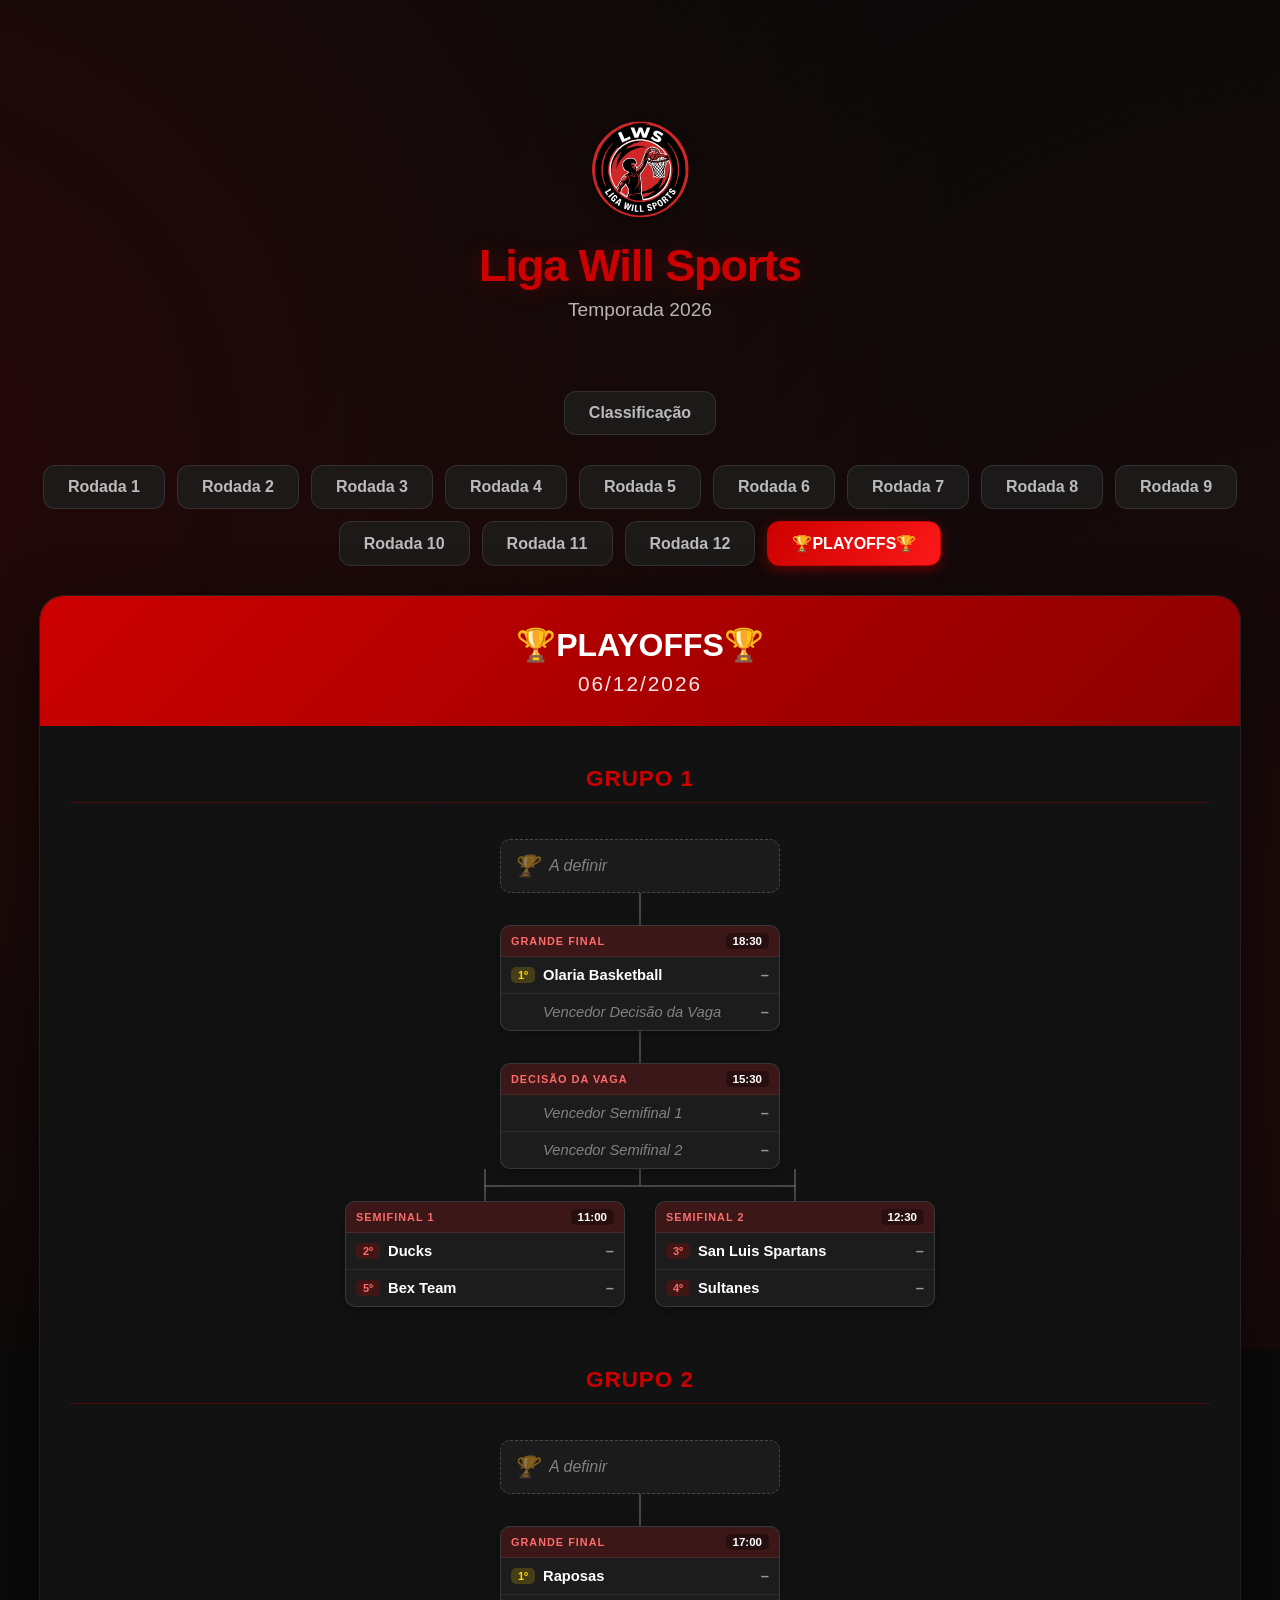
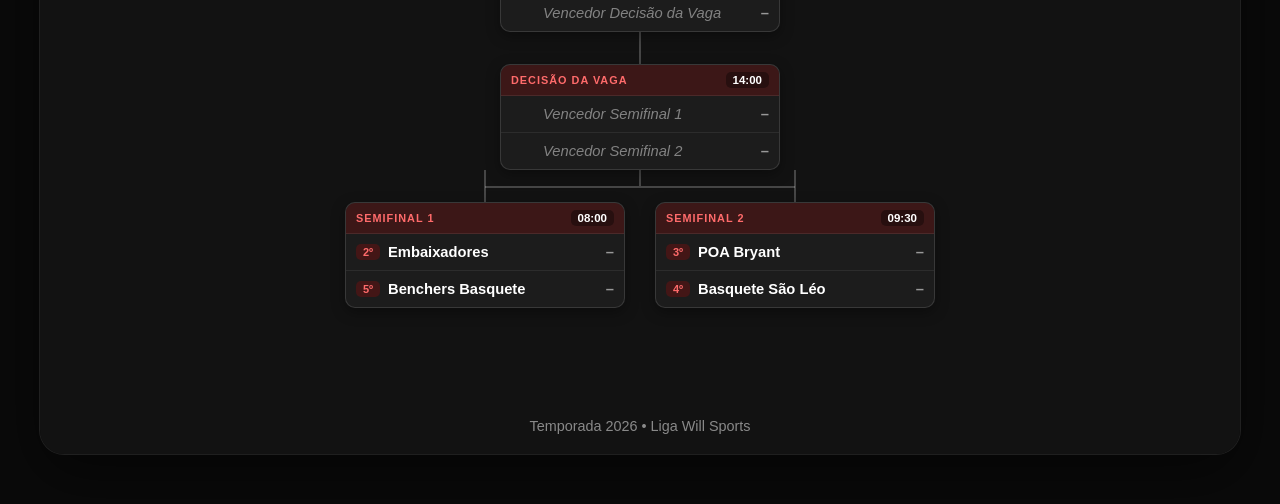
<file: index.html>
<!DOCTYPE html>
<html lang="pt-BR">

<head>
    <meta charset="UTF-8">
    <meta name="viewport" content="width=device-width, initial-scale=1.0">
    <title>Liga Will Sports</title>
    <link rel="stylesheet" href="styles/index.css">
</head>

<body>
    
    <div class="container">
       
        <div class="header">
            <div class="logo-container">
                <img src="Images/Logo wil.svg" alt="Liga Will Sports" class="logo">
            </div>
            <h1>Liga Will Sports</h1>
            <div class="subtitle">Temporada 2026</div>
        </div>

        <div class="classification-wrapper">
           <a href="classificacao.html" class="classification-tab">Classificação</a>
        </div>

        <div class="rounds-nav" id="roundTabs"></div>
        <div id="roundsContainer"></div>
   
    </div>

    <script src="js/data-loader.js"></script>
    <script src="js/index-page.js"></script>

</body>

</html>
</file>
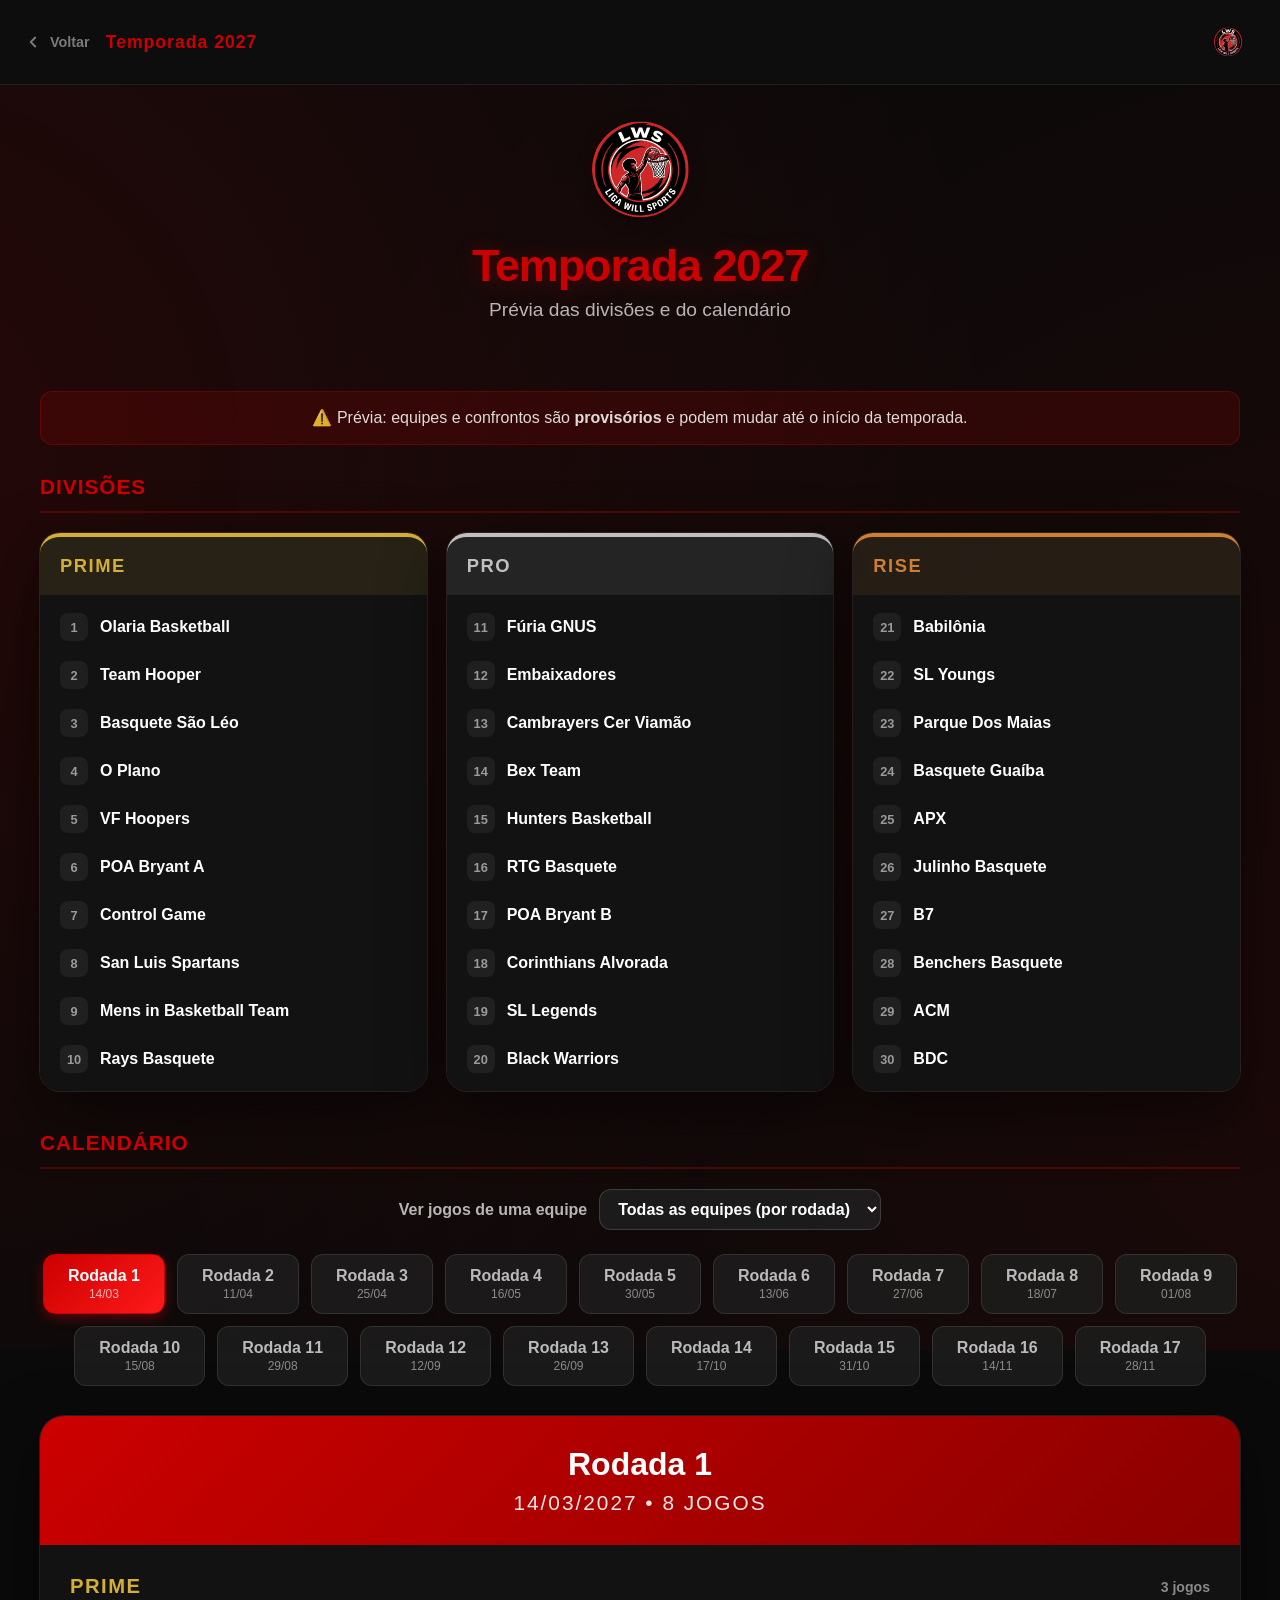
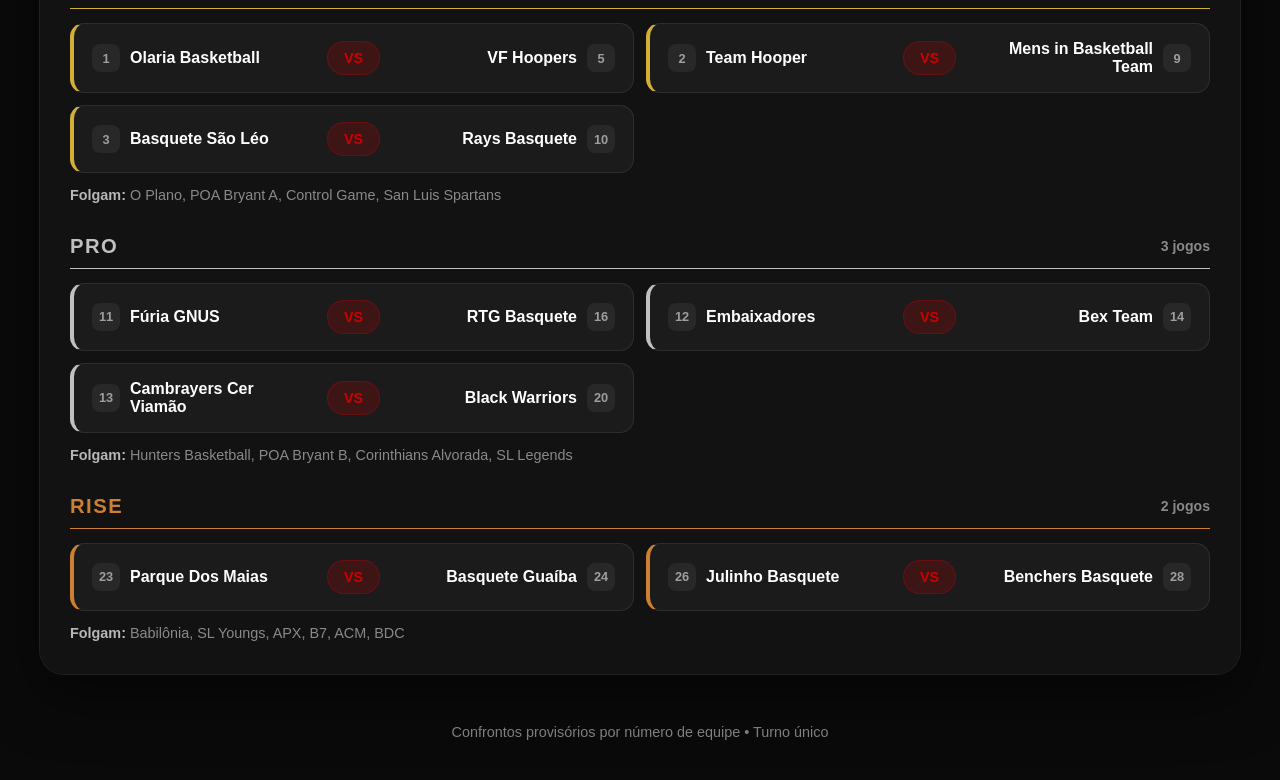
<file: calendario2027.html>
<!DOCTYPE html>
<html lang="pt-BR">
<head>
    <meta charset="UTF-8">
    <meta name="viewport" content="width=device-width, initial-scale=1.0">
    <title>Temporada 2027 - Liga Will Sports</title>
    <link rel="stylesheet" href="styles/index.css">
    <link rel="stylesheet" href="styles/classificacao.css">
    <link rel="stylesheet" href="styles/calendario2027.css">
</head>
<body>
    <div class="topbar">
        <a href="index.html" class="back-btn">
            <svg width="18" height="18" viewBox="0 0 24 24" fill="none" stroke="currentColor" stroke-width="2.5" stroke-linecap="round" stroke-linejoin="round">
                <polyline points="15 18 9 12 15 6"/>
            </svg>
            Voltar
        </a>
        <span class="topbar-title">Temporada 2027</span>
        <img src="Images/Logo wil.svg" alt="LWS" class="topbar-logo">
    </div>

    <div class="container">
        <div class="header">
            <div class="logo-container">
                <img src="Images/Logo wil.svg" alt="Liga Will Sports" class="logo">
            </div>
            <h1>Temporada 2027</h1>
            <div class="subtitle">Prévia das divisões e do calendário</div>
        </div>

        <div class="preview-notice">
            ⚠️ Prévia: equipes e confrontos são <strong>provisórios</strong> e podem mudar até o início da temporada.
        </div>

        <h2 class="section-title">Divisões</h2>
        <div class="divisions-grid" id="divisionsGrid"></div>

        <h2 class="section-title">Calendário</h2>
        <div class="team-filter">
            <label for="teamFilter">Ver jogos de uma equipe</label>
            <select id="teamFilter"></select>
        </div>

        <div class="rounds-nav" id="roundTabs"></div>
        <div id="roundsContainer"></div>

        <div class="footer" id="calendarNote"></div>
    </div>

    <script src="js/data-loader.js"></script>
    <script src="js/calendario2027-page.js"></script>
</body>
</html>
</file>
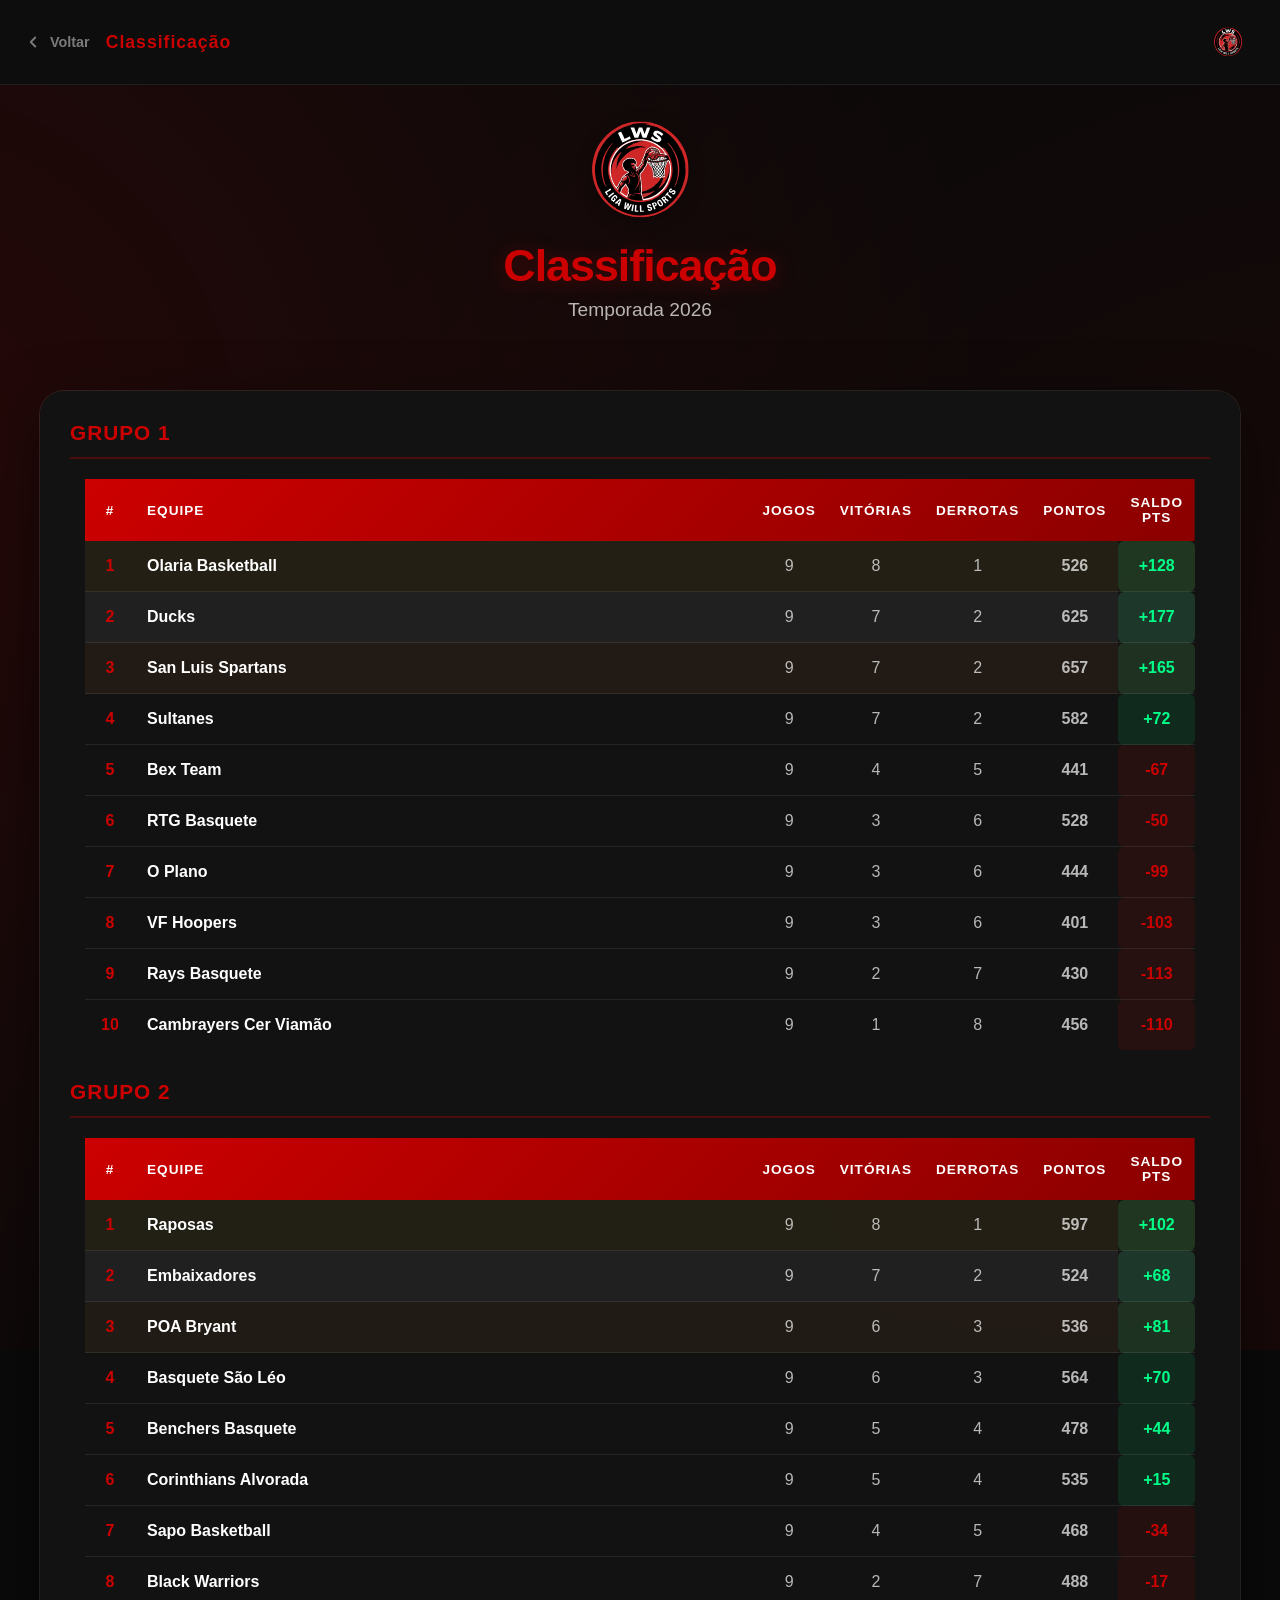
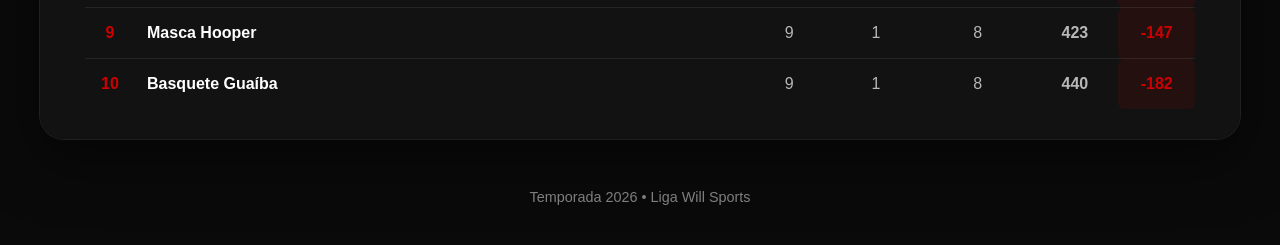
<file: classificacao.html>
<!DOCTYPE html>
<html lang="pt-BR">
<head>
    <meta charset="UTF-8">
    <meta name="viewport" content="width=device-width, initial-scale=1.0">
    <title>Classificação - Liga Will Sports</title>
    <link rel="stylesheet" href="styles/index.css">
    <link rel="stylesheet" href="styles/classificacao.css">
</head>
<body>
    <div class="topbar">
        <button class="back-btn" onclick="history.back()">
            <svg width="18" height="18" viewBox="0 0 24 24" fill="none" stroke="currentColor" stroke-width="2.5" stroke-linecap="round" stroke-linejoin="round">
                <polyline points="15 18 9 12 15 6"/>
            </svg>
            Voltar
        </button>

        <span class="topbar-title" id="topbar-game-label">Classificação</span>
        <img src="Images/Logo wil.svg" alt="LWS" class="topbar-logo">
    </div>

    <div class="container">
        <div class="header">
            <div class="logo-container">
                <img src="Images/Logo wil.svg" alt="Liga Will Sports" class="logo">
            </div>
            <h1>Classificação</h1>
            <div class="subtitle">Temporada 2026</div>
        </div>
        <div class="classification-container" id="classificationContainer"></div>

        <div class="footer">Temporada 2026 • Liga Will Sports</div>
    </div>
    <script src="js/data-loader.js"></script>
    <script src="js/classificacao-page.js"></script>
</body>
</html>
</file>
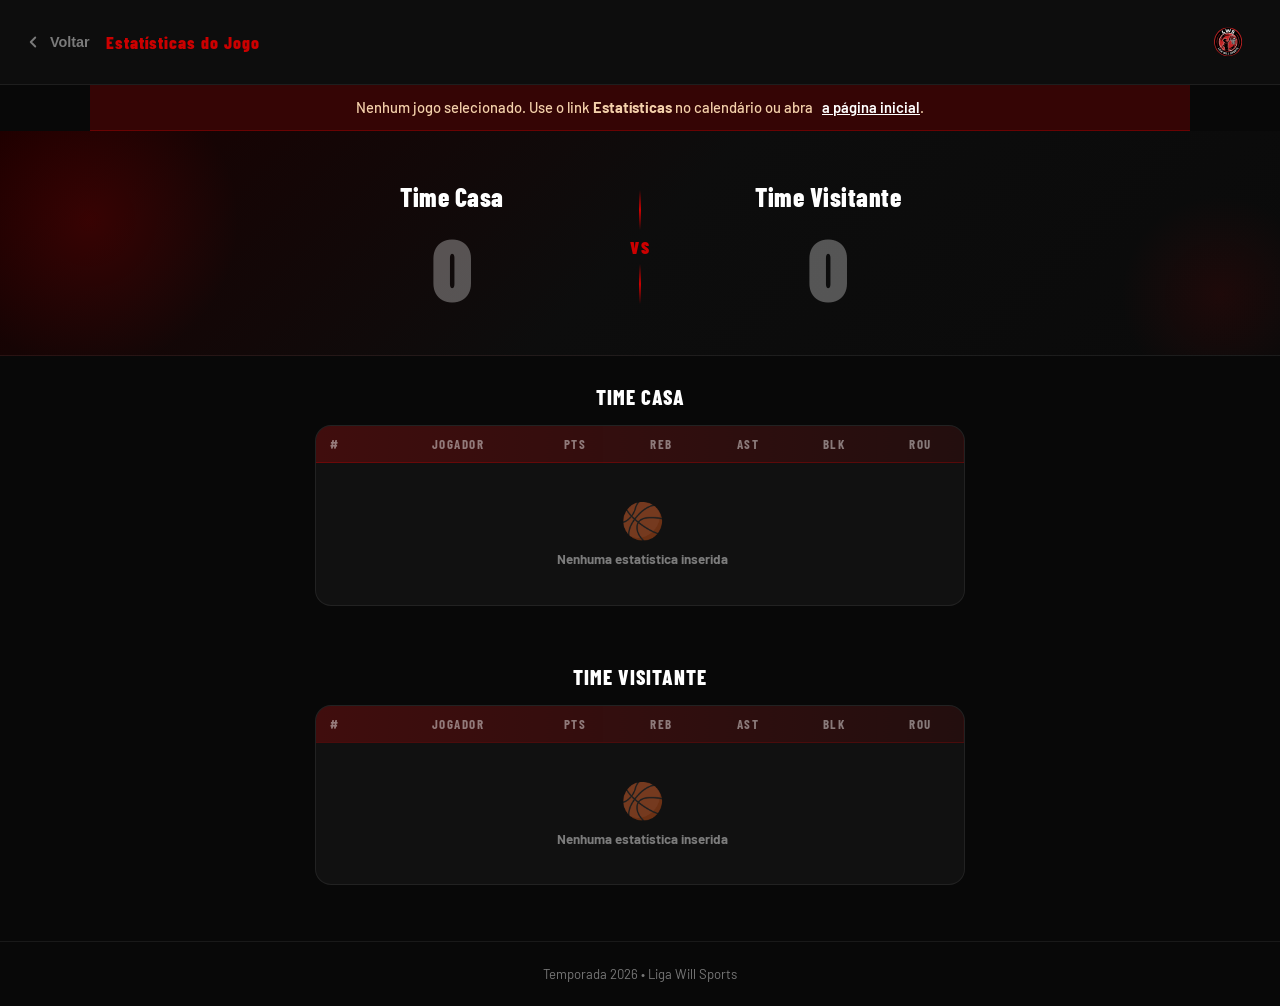
<file: jogostats.html>
<!DOCTYPE html>
<html lang="pt-BR">

<head>
    <meta charset="UTF-8">
    <meta name="viewport" content="width=device-width, initial-scale=1.0">
    <title>Estatísticas do Jogo - Liga Will Sports</title>
    <link href="https://fonts.googleapis.com/css2?family=Barlow+Condensed:wght@400;600;700;800;900&family=Barlow:wght@400;500;600&display=swap" rel="stylesheet">
    <link rel="stylesheet" href="styles/jogostats.css">
</head>

<body>
    <div class="topbar">
        <button class="back-btn" onclick="history.back()">
            <svg width="18" height="18" viewBox="0 0 24 24" fill="none" stroke="currentColor" stroke-width="2.5" stroke-linecap="round" stroke-linejoin="round">
                <polyline points="15 18 9 12 15 6"/>
            </svg>
            Voltar
        </button>

        <span class="topbar-title" id="topbar-game-label">Estatísticas do Jogo</span>
        <a href="index.html" class="topbar-logo-link" title="Início" aria-label="Início">
            <img src="Images/Logo wil.svg" alt="LWS" class="topbar-logo">
        </a>
    </div>

    <div id="stats-page-alert" class="stats-page-alert" role="status" hidden></div>

    <div class="hero">
        <div class="scoreboard">
            <div class="team-block" id="home">
                <div class="team-name" id="home-name">Time Casa</div>
                <div class="team-score" id="home-score">0</div>
            </div>

            <div class="center-divider">
                <div class="divider-line"></div>
                <div class="vs-text">VS</div>
                <div class="divider-line"></div>
            </div>

            <div class="team-block" id="away">
                <div class="team-name" id="away-name">Time Visitante</div>
                <div class="team-score" id="away-score">0</div>
            </div>
        </div>
    </div>

    <div class="content">
        <div style="display: grid; grid-template-columns: 1fr; gap: 30px;">
            <div>
                <div class="section-header">
                    <h3 id="home-section-title">Time Casa</h3>
                </div>
                <div class="stats-table-wrap">
                    <table class="stats-table">
                        <thead>
                            <tr>
                                <th>#</th>
                                <th>Jogador</th>
                                <th>PTS</th>
                                <th>REB</th>
                                <th>AST</th>
                                <th>BLK</th>
                                <th>ROU</th>
                            </tr>
                        </thead>
                        <tbody id="home-tbody">
                            <tr><td colspan="7"><div class="empty-state"><div class="icon">🏀</div><p>Nenhuma estatística inserida</p></div></td></tr>
                        </tbody>
                    </table>
                </div>
            </div>

            <div>
                <div class="section-header">
                    <h3 id="away-section-title">Time Visitante</h3>
                </div>
                <div class="stats-table-wrap">
                    <table class="stats-table">
                        <thead>
                            <tr>
                                <th>#</th>
                                <th>Jogador</th>
                                <th>PTS</th>
                                <th>REB</th>
                                <th>AST</th>
                                <th>BLK</th>
                                <th>ROU</th>
                            </tr>
                        </thead>
                        <tbody id="away-tbody">
                            <tr><td colspan="7"><div class="empty-state"><div class="icon">🏀</div><p>Nenhuma estatística inserida</p></div></td></tr>
                        </tbody>
                    </table>
                </div>
            </div>

        </div>
    </div>

    <div class="page-footer">Temporada 2026 • Liga Will Sports</div>
    <script src="js/data-loader.js"></script>
    <script src="js/jogostats-page.js"></script>
</body>
</html>
</file>
<file: styles/index.css>
* {
    margin: 0;
    padding: 0;
    box-sizing: border-box;
}

body {
    font-family: 'Inter', -apple-system, BlinkMacSystemFont, 'Segoe UI', sans-serif;
    background: #0a0a0a;
    min-height: 100vh;
    padding: 0 20px 20px 20px;
    padding-top: 80px;
    position: relative;
    overflow-x: hidden;
}

body::before {
    content: '';
    position: fixed;
    top: -50%;
    left: -50%;
    width: 200%;
    height: 200%;
    background:
        radial-gradient(circle at 20% 50%, rgba(204, 0, 0, 0.15) 0%, transparent 50%),
        radial-gradient(circle at 80% 80%, rgba(204, 0, 0, 0.1) 0%, transparent 50%);
    animation: pulse 15s ease-in-out infinite;
    z-index: 0;
}

@keyframes pulse {
    0%, 100% { transform: scale(1) rotate(0deg); }
    50% { transform: scale(1.1) rotate(5deg); }
}

.container {
    max-width: 1200px;
    margin: 0 auto;
    position: relative;
    z-index: 1;
}

.header {
    padding: 40px 30px;
    text-align: center;
    margin-bottom: 30px;
    position: relative;
}

.logo-container {
    position: relative;
    display: flex;
    justify-content: center;
    align-items: center;
    margin-bottom: 20px;
}

.logo {
    width: clamp(140px, 15vw, 220px);
    height: auto;
    filter: drop-shadow(0 4px 8px rgba(0, 0, 0, 0.3));
    display: block;
    position: relative;
    z-index: 1;
}

.header h1 {
    font-size: 2.8em;
    font-weight: 800;
    margin-bottom: 8px;
    color: #cc0000;
    text-shadow: 0 2px 20px rgba(204, 0, 0, 0.3);
    letter-spacing: -1px;
    position: relative;
}

.header .subtitle {
    font-size: 1.2em;
    color: rgba(255, 255, 255, 0.7);
    position: relative;
}

.classification-wrapper {
    display: flex;
    justify-content: center;
    gap: 12px;
    margin-bottom: 30px;
}

.classification-tab {
    background: rgba(30, 30, 30, 0.8);
    border: 1px solid rgba(255, 255, 255, 0.1);
    color: rgba(255, 255, 255, 0.7);
    padding: 12px 24px;
    border-radius: 12px;
    cursor: pointer;
    transition: all 0.3s ease;
    font-weight: 600;
    font-size: 1em;
    text-decoration: none;
    display: inline-block;
}

.classification-tab:hover {
    background: rgba(40, 40, 40, 0.9);
    border-color: rgba(204, 0, 0, 0.3);
    color: white;
}

.rounds-nav {
    display: flex;
    gap: 12px;
    justify-content: center;
    flex-wrap: wrap;
    margin-bottom: 30px;
}

.round-tab {
    background: rgba(30, 30, 30, 0.8);
    border: 1px solid rgba(255, 255, 255, 0.1);
    color: rgba(255, 255, 255, 0.7);
    padding: 12px 24px;
    border-radius: 12px;
    cursor: pointer;
    transition: all 0.3s ease;
    font-weight: 600;
    font-size: 1em;
}

.round-tab:hover {
    background: rgba(40, 40, 40, 0.9);
    border-color: rgba(204, 0, 0, 0.3);
    color: white;
}

.round-tab.active {
    background: linear-gradient(135deg, #cc0000, #ff1a1a);
    border-color: #cc0000;
    color: white;
    box-shadow: 0 4px 12px rgba(204, 0, 0, 0.4);
}

.round-section {
    display: none;
    background: rgba(20, 20, 20, 0.95);
    backdrop-filter: blur(20px);
    border-radius: 24px;
    box-shadow: 0 0 0 1px rgba(255, 255, 255, 0.1), 0 20px 60px rgba(0, 0, 0, 0.5);
    overflow: hidden;
    margin-bottom: 30px;
}

.round-section.active {
    display: block;
    animation: fadeIn 0.3s ease;
}

@keyframes fadeIn {
    from { opacity: 0; transform: translateY(10px); }
    to { opacity: 1; transform: translateY(0); }
}

.round-header {
    background: linear-gradient(135deg, #cc0000 0%, #8b0000 100%);
    padding: 30px;
    text-align: center;
}

.round-header h2 {
    font-size: 2em;
    font-weight: 700;
    color: white;
    margin-bottom: 8px;
}

.round-header .date {
    font-size: 1.3em;
    color: rgba(255, 255, 255, 0.9);
    letter-spacing: 2px;
    text-transform: uppercase;
}

.schedule-wrapper {
    padding: 30px;
}

.match-card {
    background: rgba(30, 30, 30, 0.8);
    border: 1px solid rgba(255, 255, 255, 0.08);
    border-radius: 16px;
    padding: 24px;
    margin-bottom: 16px;
    transition: all 0.3s cubic-bezier(0.4, 0, 0.2, 1);
    display: flex;
    align-items: center;
    gap: 24px;
    position: relative;
    overflow: hidden;
    flex-wrap: wrap;
    justify-content: flex-start;
}

.match-card::before {
    content: '';
    position: absolute;
    left: 0;
    top: 0;
    bottom: 0;
    width: 4px;
    background: linear-gradient(to bottom, #cc0000, #ff3333);
    transform: scaleY(0);
    transition: transform 0.3s ease;
}

.match-card:hover {
    background: rgba(40, 40, 40, 0.9);
    border-color: rgba(204, 0, 0, 0.3);
    transform: translateX(8px);
    box-shadow: 0 8px 24px rgba(0, 0, 0, 0.3);
}

.match-card:hover::before {
    transform: scaleY(1);
}

.time-badge {
    background: linear-gradient(135deg, #cc0000, #ff1a1a);
    color: white;
    padding: 12px 20px;
    border-radius: 12px;
    font-weight: 700;
    font-size: 1.4em;
    min-width: 100px;
    text-align: center;
    flex-shrink: 0;
}

.time-badge.time-finished {
    background: #444;
}

.team {
    color: #ffffff;
    font-weight: 600;
    font-size: 1.15em;
    text-align: center;
    flex: 1;
    min-width: 120px;
}

.team.winner {
    color: #00ff88;
    font-weight: 800;
}

.score.winner {
    color: #00ff88;
}

.score-container {
    display: flex;
    align-items: center;
    gap: 12px;
    background: rgba(0, 0, 0, 0.3);
    padding: 10px 20px;
    border-radius: 12px;
    border: 1px solid rgba(255, 255, 255, 0.1);
    min-width: 120px;
    justify-content: center;
}

.score {
    font-size: 1.8em;
    font-weight: 800;
    color: #ffffff;
}


.score-divider {
    color: rgba(255, 255, 255, 0.2);
    font-weight: bold;
}

.vs-badge {
    background: rgba(204, 0, 0, 0.2);
    color: #cc0000;
    padding: 8px 16px;
    border-radius: 20px;
    font-weight: 700;
    font-size: 0.9em;
    border: 1px solid rgba(204, 0, 0, 0.3);
    text-transform: uppercase;
}

.footer {
    padding: 20px;
    text-align: center;
    color: rgba(255, 255, 255, 0.5);
    font-size: 0.9em;
}

@media (max-width: 768px) {
    .match-card { 
        flex-direction: column; 
        padding: 20px;
        flex-wrap: nowrap;
    }
    .score-container { 
        margin: 10px 0; 
        width: 100%; 
    }
    .team {
        order: 1;
    }
    .team:last-child {
        order: 3;
    }
}

.stats-btn {
    display: inline-flex;
    align-items: center;
    gap: 6px;
    background: rgba(204,0,0,0.12);
    border: 1px solid rgba(204,0,0,0.3);
    color: #cc0000;
    padding: 7px 16px;
    border-radius: 8px;
    font-size: 0.78em;
    font-weight: 700;
    letter-spacing: 0.5px;
    text-decoration: none;
    transition: all 0.2s;
    margin-left: auto;
    flex-shrink: 0;
    cursor: pointer;
    white-space: nowrap;
}
.stats-btn:hover {
    background: rgba(204,0,0,0.25);
    border-color: #cc0000;
    color: #ff3333;
}
.stats-btn svg { flex-shrink: 0; }
@media (max-width: 768px) { .stats-btn { margin: 8px auto 0; } }

.playoff-stage-title {
    font-size: 1.4em;
    font-weight: 700;
    color: #cc0000;
    margin-top: 10px;
    margin-bottom: 20px;
    text-transform: uppercase;
    letter-spacing: 1px;
    border-bottom: 1px solid rgba(204, 0, 0, 0.3);
    padding-bottom: 10px;
    text-align: center;
}
.playoff-stage-title:not(:first-child) {
    margin-top: 30px;
}

/* ===== Chaveamento dos playoffs (de baixo para cima: campeão no topo) ===== */
.tournament-bracket {
    --b-gutter: 32px;
    --b-linha: rgba(255, 255, 255, 0.22);
    display: flex;
    flex-direction: column-reverse;
    max-width: 620px;
    margin: 0 auto 36px;
    padding: 16px 0 24px;
}

.bracket-slots {
    display: flex;
    position: relative;
}

/* Cada slot ocupa uma fatia igual da linha, então o confronto fica sempre no
   centro da sua fatia — é isso que faz as linhas de ligação baterem certo. */
.bracket-slot {
    flex: 1;
    min-width: 0;
    display: flex;
    justify-content: center;
    position: relative;
    padding: var(--b-gutter) 6px 0;
}

.bracket-matchup,
.bracket-champion {
    max-width: 280px;
}

.bracket-round--campeao .bracket-slot {
    padding-top: 0;
}

/* Saída vertical do confronto, subindo. */
.bracket-round:not(.bracket-round--campeao) .bracket-slot::after {
    content: '';
    position: absolute;
    left: calc(50% - 1px);
    top: 0;
    width: 2px;
    height: var(--b-gutter);
    background: var(--b-linha);
}

/* Garfo: dois confrontos que se juntam no confronto seguinte. */
.bracket-round--junta .bracket-slot::after {
    height: calc(var(--b-gutter) / 2);
}

.bracket-round--junta .bracket-slot::before {
    content: '';
    position: absolute;
    top: calc(var(--b-gutter) / 2);
    width: 50%;
    border-top: 2px solid var(--b-linha);
}

.bracket-round--junta .bracket-slot:nth-child(odd)::before {
    left: 50%;
}

.bracket-round--junta .bracket-slot:nth-child(even)::before {
    right: 50%;
}

/* Do ponto onde o garfo se fecha até o confronto de cima. */
.bracket-round--junta .bracket-slots::after {
    content: '';
    position: absolute;
    left: calc(50% - 1px);
    top: 0;
    width: 2px;
    height: calc(var(--b-gutter) / 2);
    background: var(--b-linha);
}

.bracket-matchup {
    display: block;
    width: 100%;
    background: rgba(30, 30, 30, 0.95);
    border: 1px solid rgba(255, 255, 255, 0.12);
    border-radius: 10px;
    overflow: hidden;
    text-decoration: none;
    position: relative;
    z-index: 2;
    box-shadow: 0 4px 14px rgba(0, 0, 0, 0.35);
    transition: border-color 0.2s, transform 0.2s, box-shadow 0.2s;
}

.bracket-matchup:hover {
    border-color: rgba(204, 0, 0, 0.6);
    transform: translateY(-2px);
    box-shadow: 0 8px 20px rgba(0, 0, 0, 0.45);
}

.b-head {
    display: flex;
    align-items: center;
    justify-content: space-between;
    gap: 8px;
    padding: 7px 10px;
    background: rgba(204, 0, 0, 0.18);
    border-bottom: 1px solid rgba(255, 255, 255, 0.08);
}

.b-fase {
    color: #ff6b6b;
    font-size: 0.68em;
    font-weight: 800;
    text-transform: uppercase;
    letter-spacing: 1px;
    white-space: nowrap;
    overflow: hidden;
    text-overflow: ellipsis;
}

.b-status {
    color: #fff;
    font-size: 0.72em;
    font-weight: 700;
    background: rgba(0, 0, 0, 0.35);
    padding: 2px 7px;
    border-radius: 5px;
    flex-shrink: 0;
}

.b-status--fim {
    color: rgba(255, 255, 255, 0.6);
}

.b-team {
    display: flex;
    align-items: center;
    gap: 8px;
    padding: 10px;
    color: #fff;
    font-weight: 600;
    font-size: 0.92em;
}

.b-team + .b-team {
    border-top: 1px solid rgba(255, 255, 255, 0.07);
}

.b-seed {
    flex-shrink: 0;
    width: 24px;
    text-align: center;
    font-size: 0.75em;
    font-weight: 800;
    color: #ff6b6b;
    background: rgba(204, 0, 0, 0.22);
    border-radius: 5px;
    padding: 2px 0;
}

.b-seed--vazio {
    background: none;
}

.b-nome {
    flex: 1;
    min-width: 0;
    overflow: hidden;
    text-overflow: ellipsis;
    white-space: nowrap;
}

.b-placar {
    flex-shrink: 0;
    font-weight: 800;
    color: rgba(255, 255, 255, 0.55);
    font-variant-numeric: tabular-nums;
}

.b-team--lider .b-seed {
    color: #ffd700;
    background: rgba(255, 215, 0, 0.18);
}

.b-team--vencedor {
    background: rgba(0, 255, 136, 0.08);
}

.b-team--vencedor .b-nome,
.b-team--vencedor .b-placar {
    color: #00ff88;
    font-weight: 800;
}

.b-team--indefinido .b-nome {
    color: rgba(255, 255, 255, 0.45);
    font-style: italic;
    font-weight: 500;
}

.bracket-champion {
    display: flex;
    align-items: center;
    gap: 10px;
    width: 100%;
    padding: 14px 12px;
    border-radius: 10px;
    background: linear-gradient(135deg, rgba(255, 215, 0, 0.18), rgba(255, 215, 0, 0.05));
    border: 1px solid rgba(255, 215, 0, 0.45);
    box-shadow: 0 0 18px rgba(255, 215, 0, 0.12);
    color: #ffd700;
    font-weight: 800;
    position: relative;
    z-index: 2;
}

.bracket-champion .b-trofeu {
    font-size: 1.3em;
}

.bracket-champion--vazio {
    background: rgba(255, 255, 255, 0.04);
    border: 1px dashed rgba(255, 255, 255, 0.2);
    box-shadow: none;
    color: rgba(255, 255, 255, 0.45);
    font-style: italic;
    font-weight: 500;
}

/* ===== Playoffs: rótulo de fase, seed e vaga ainda indefinida ===== */
.match-fase {
    flex-basis: 100%;
    margin: -8px 0 4px;
    color: #ff3333;
    font-size: 0.8em;
    font-weight: 800;
    letter-spacing: 1.5px;
    text-transform: uppercase;
}

.team-seed {
    display: inline-block;
    min-width: 28px;
    margin-right: 6px;
    padding: 2px 6px;
    border-radius: 6px;
    background: rgba(204, 0, 0, 0.25);
    border: 1px solid rgba(204, 0, 0, 0.45);
    color: #ff6b6b;
    font-size: 0.75em;
    font-weight: 800;
}

.team.team-indefinido {
    color: rgba(255, 255, 255, 0.5);
    font-style: italic;
    font-weight: 500;
}
</file>
<file: styles/classificacao.css>
/* TOP BAR */
.topbar {
    background: #0d0d0d;
    border-bottom: 1px solid rgba(255, 255, 255, 0.07);
    padding: 14px 24px;
    display: flex;
    align-items: center;
    gap: 16px;
    position: fixed;
    top: 0;
    left: 0;
    right: 0;
    width: 100%;
    z-index: 100;
}

.topbar .back-btn {
    position: static;
    top: auto;
    left: auto;
    display: flex;
    align-items: center;
    gap: 8px;
    color: rgba(255, 255, 255, 0.45);
    text-decoration: none;
    font-size: 0.9em;
    font-weight: 600;
    transition: color 0.2s;
    cursor: pointer;
    background: none;
    border: none;
    padding: 0;
}

.topbar .back-btn:hover {
    color: white;
    background: none;
    border: none;
}

.topbar-logo {
    width: 56px;
    height: 56px;
    object-fit: contain;
    margin-left: auto;
}

.topbar-title {
    font-family: 'Inter', -apple-system, BlinkMacSystemFont, 'Segoe UI', sans-serif;
    font-weight: 800;
    font-size: 1.1em;
    letter-spacing: 1px;
    color: #cc0000;
}



.classification-container {
    background: rgba(20, 20, 20, 0.95);
    backdrop-filter: blur(20px);
    border-radius: 24px;
    box-shadow: 0 0 0 1px rgba(255, 255, 255, 0.1), 0 20px 60px rgba(0, 0, 0, 0.5);
    overflow: hidden;
    margin-bottom: 30px;
    padding: 30px;
}

.standings-scroll {
    width: 100%;
    overflow-x: auto;
    -webkit-overflow-scrolling: touch;
    scrollbar-gutter: stable both-edges;
}

.standings-scroll:focus-within {
    outline: 2px solid rgba(204, 0, 0, 0.35);
    outline-offset: 6px;
    border-radius: 16px;
}

.group-title {
    font-family: 'Inter', -apple-system, BlinkMacSystemFont, 'Segoe UI', sans-serif;
    font-size: 1.3em;
    font-weight: 700;
    color: #cc0000;
    margin: 30px 0 20px 0;
    text-transform: uppercase;
    letter-spacing: 1px;
    padding-bottom: 12px;
    border-bottom: 2px solid rgba(204, 0, 0, 0.3);
}

.group-title:first-child {
    margin-top: 0;
}

.standings-table {
    width: 100%;
    border-collapse: collapse;
    font-size: 1em;
    min-width: 640px;
}

.standings-table thead {
    background: linear-gradient(135deg, #cc0000 0%, #8b0000 100%);
}

.standings-table th {
    color: white;
    padding: 16px 12px;
    text-align: left;
    font-weight: 700;
    text-transform: uppercase;
    letter-spacing: 1px;
    font-size: 0.85em;
}

.standings-table th.position {
    width: 50px;
    text-align: center;
}

.standings-table th.team-name {
    text-align: left;
}

.standings-table th.stat {
    width: 60px;
    text-align: center;
}

.standing-row {
    border-bottom: 1px solid rgba(255, 255, 255, 0.08);
    transition: all 0.3s ease;
}

.standing-row:hover {
    background: rgba(204, 0, 0, 0.08);
}

.standing-row:last-child {
    border-bottom: none;
}

.standings-table td {
    padding: 16px 12px;
    color: rgba(255, 255, 255, 0.9);
}

.standings-table td.position {
    text-align: center;
    font-weight: 700;
    color: #cc0000;
    width: 50px;
}

.standings-table td.team-name {
    font-weight: 600;
    color: #ffffff;
    text-align: left;
}

.standings-table td.stat {
    text-align: center;
    color: rgba(255, 255, 255, 0.7);
    font-weight: 500;
    width: 60px;
}

.standings-table td.points {
    font-weight: 700;
}

.standings-table td.saldo {
    font-weight: 600;
    border-radius: 6px;
    text-align: center;
}

.standings-table td.saldo.positivo {
    color: #00ff88;
    background: rgba(0, 255, 136, 0.1);
}

.standings-table td.saldo.negativo {
    color: #cc0000;
    background: rgba(204, 0, 0, 0.1);
}

/* Medal highlights */
.standing-row.gold {
    background: rgba(212, 175, 55, 0.08);
}

.standing-row.silver {
    background: rgba(192, 192, 192, 0.08);
}

.standing-row.bronze {
    background: rgba(205, 127, 50, 0.08);
}

@media (max-width: 768px) {
    .back-btn {
        top: 20px;
        left: 20px;
        padding: 8px 12px;
        font-size: 0.9em;
    }

    .topbar {
        padding: 12px 16px;
        gap: 12px;
    }

    .topbar-logo {
        width: 44px;
        height: 44px;
    }

    .topbar-title {
        font-size: 1em;
        letter-spacing: 0.6px;
    }

    .header {
        padding: 30px 20px;
    }

    .classification-container {
        padding: 20px;
        border-radius: 16px;
    }

    .standings-table {
        font-size: 0.85em;
        min-width: 600px;
    }

    .standings-table th,
    .standings-table td {
        padding: 12px 8px;
    }

    .standings-table th.stat,
    .standings-table td.stat {
        width: 50px;
        font-size: 0.9em;
    }

    .standings-table th.position,
    .standings-table td.position {
        width: 40px;
    }
}

@media (max-width: 480px) {
    .classification-container {
        padding: 16px;
    }

    .standings-table {
        min-width: 520px;
        font-size: 0.82em;
    }

    /* Mantém o essencial visível no celular */
    .col-jogos,
    .col-derrotas,
    .col-saldo {
        display: none;
    }
}
</file>
<file: styles/calendario2027.css>
/* Cores por divisão (mesma lógica de ouro/prata/bronze da classificação) */
.prime { --div-color: #d4af37; --div-bg: rgba(212, 175, 55, 0.1); }
.pro   { --div-color: #c0c0c0; --div-bg: rgba(192, 192, 192, 0.1); }
.rise  { --div-color: #cd7f32; --div-bg: rgba(205, 127, 50, 0.1); }

.preview-notice {
    color: rgba(255, 255, 255, 0.85);
    text-align: center;
    background: rgba(204, 0, 0, 0.15);
    border: 1px solid rgba(204, 0, 0, 0.3);
    border-radius: 12px;
    padding: 14px 20px;
    margin-bottom: 30px;
    line-height: 1.5;
}

.section-title {
    font-size: 1.3em;
    font-weight: 700;
    color: #cc0000;
    margin-bottom: 20px;
    text-transform: uppercase;
    letter-spacing: 1px;
    padding-bottom: 12px;
    border-bottom: 2px solid rgba(204, 0, 0, 0.3);
}

/* DIVISÕES */
.divisions-grid {
    display: grid;
    grid-template-columns: repeat(3, 1fr);
    gap: 20px;
    margin-bottom: 40px;
}

.division-card {
    background: rgba(20, 20, 20, 0.95);
    border-radius: 20px;
    box-shadow: 0 0 0 1px rgba(255, 255, 255, 0.1), 0 20px 60px rgba(0, 0, 0, 0.5);
    border-top: 4px solid var(--div-color);
    overflow: hidden;
}

.division-head {
    display: flex;
    align-items: center;
    justify-content: space-between;
    gap: 12px;
    padding: 18px 20px;
    background: var(--div-bg);
}

.division-name {
    color: var(--div-color);
    font-weight: 800;
    font-size: 1.15em;
    text-transform: uppercase;
    letter-spacing: 1.5px;
}

.division-teams {
    list-style: none;
    padding: 8px 0;
}

.division-team {
    width: 100%;
    display: flex;
    align-items: center;
    gap: 12px;
    padding: 10px 20px;
    background: none;
    border: none;
    color: inherit;
    font: inherit;
    text-align: left;
    cursor: pointer;
    transition: background 0.2s;
}

.division-team:hover,
.division-team:focus-visible {
    background: rgba(204, 0, 0, 0.1);
    outline: none;
}

.team-num {
    flex-shrink: 0;
    min-width: 28px;
    height: 28px;
    padding: 0 6px;
    display: inline-flex;
    align-items: center;
    justify-content: center;
    border-radius: 8px;
    background: rgba(255, 255, 255, 0.06);
    color: rgba(255, 255, 255, 0.55);
    font-size: 0.8em;
    font-weight: 700;
    font-variant-numeric: tabular-nums;
}

.cal-team-name {
    color: #ffffff;
    font-weight: 600;
}

.cal-team-name.tbd {
    color: rgba(255, 255, 255, 0.4);
    font-style: italic;
    font-weight: 500;
}

/* FILTRO POR EQUIPE */
.team-filter {
    display: flex;
    align-items: center;
    justify-content: center;
    gap: 12px;
    flex-wrap: wrap;
    margin-bottom: 24px;
    scroll-margin-top: 100px;
}

.team-filter label {
    color: rgba(255, 255, 255, 0.7);
    font-weight: 600;
}

.team-filter select {
    background: rgba(30, 30, 30, 0.9);
    color: #ffffff;
    border: 1px solid rgba(255, 255, 255, 0.15);
    border-radius: 12px;
    padding: 10px 14px;
    font: inherit;
    font-weight: 600;
    min-width: 260px;
    max-width: 100%;
    cursor: pointer;
}

.team-filter select:focus {
    outline: 2px solid rgba(204, 0, 0, 0.5);
    outline-offset: 2px;
}

/* RODADAS */
.rounds-nav[hidden] {
    display: none;
}

.round-tab-date {
    display: block;
    font-size: 0.75em;
    font-weight: 500;
    opacity: 0.7;
    margin-top: 2px;
}

.round-division {
    margin-bottom: 28px;
}

.round-division:last-child {
    margin-bottom: 0;
}

.round-division-title {
    display: flex;
    align-items: center;
    gap: 10px;
    color: #ffffff;
    font-weight: 700;
    font-size: 1.1em;
    padding-bottom: 10px;
    margin-bottom: 14px;
    border-bottom: 1px solid var(--div-color);
}

.round-division-count {
    margin-left: auto;
    color: rgba(255, 255, 255, 0.5);
    font-size: 0.8em;
    font-weight: 600;
}

.cal-grid {
    display: grid;
    grid-template-columns: repeat(auto-fill, minmax(420px, 1fr));
    gap: 12px;
}

.cal-match {
    display: flex;
    align-items: center;
    gap: 14px;
    background: rgba(30, 30, 30, 0.8);
    border: 1px solid rgba(255, 255, 255, 0.08);
    border-left: 4px solid var(--div-color);
    border-radius: 14px;
    padding: 16px 18px;
    transition: background 0.2s, border-color 0.2s;
}

.cal-match:hover {
    background: rgba(40, 40, 40, 0.9);
}

.cal-team {
    flex: 1;
    min-width: 0;
    display: flex;
    align-items: center;
    gap: 10px;
}

.cal-team.right {
    flex-direction: row-reverse;
    text-align: right;
}

.folgas {
    color: rgba(255, 255, 255, 0.5);
    font-size: 0.9em;
    margin-top: 12px;
    line-height: 1.5;
}

.folgas strong {
    color: rgba(255, 255, 255, 0.7);
}

/* JOGOS DE UMA EQUIPE */
.team-view .round-header {
    background: linear-gradient(135deg, #cc0000 0%, #8b0000 100%);
    border-bottom: 4px solid var(--div-color);
}

.team-game {
    display: grid;
    grid-template-columns: 110px 110px 1fr;
    align-items: center;
    gap: 12px;
    padding: 12px 16px;
    border-bottom: 1px solid rgba(255, 255, 255, 0.06);
}

.team-game:last-of-type {
    border-bottom: none;
}

.tg-round {
    color: #cc0000;
    font-weight: 700;
}

.tg-date {
    color: rgba(255, 255, 255, 0.7);
    font-variant-numeric: tabular-nums;
}

.tg-opp {
    display: flex;
    align-items: center;
    gap: 10px;
    color: #ffffff;
    min-width: 0;
}

.tg-vs {
    color: rgba(255, 255, 255, 0.4);
    font-size: 0.85em;
    font-weight: 700;
    text-transform: uppercase;
}

.team-game.bye .tg-opp {
    color: rgba(255, 255, 255, 0.35);
    font-style: italic;
}

.team-game.bye .tg-round {
    color: rgba(204, 0, 0, 0.5);
}

.team-view-close {
    display: block;
    margin: 24px auto 0;
}

@media (max-width: 900px) {
    .divisions-grid {
        grid-template-columns: 1fr;
    }
}

@media (max-width: 768px) {
    /* No celular as 17 rodadas viram uma faixa com rolagem lateral */
    .rounds-nav {
        flex-wrap: nowrap;
        justify-content: flex-start;
        overflow-x: auto;
        gap: 8px;
        padding-bottom: 8px;
        margin-bottom: 20px;
        -webkit-overflow-scrolling: touch;
    }

    .round-tab {
        flex-shrink: 0;
        padding: 10px 16px;
        font-size: 0.9em;
    }

    .cal-grid {
        grid-template-columns: 1fr;
    }

    .schedule-wrapper {
        padding: 20px 16px;
    }

    .team-game {
        grid-template-columns: 1fr auto;
        gap: 4px 12px;
    }

    .tg-opp {
        grid-column: 1 / -1;
    }
}

@media (max-width: 480px) {
    body {
        padding-left: 16px;
        padding-right: 16px;
    }

    .cal-match {
        flex-direction: column;
        align-items: stretch;
        gap: 8px;
        padding: 14px;
    }

    .cal-team.right {
        flex-direction: row;
        text-align: left;
    }

    .cal-match .vs-badge {
        align-self: center;
    }
}
</file>
<file: styles/jogostats.css>
:root {
    --red: #cc0000;
    --red-bright: #ff1a1a;
    --red-dark: #8b0000;
    --green: #00e676;
    --bg: #080808;
    --surface: #111111;
    --surface2: #1a1a1a;
    --border: rgba(255,255,255,0.07);
    --text: #ffffff;
    --muted: rgba(255,255,255,0.45);
}

* { margin: 0; padding: 0; box-sizing: border-box; }

body {
    font-family: 'Barlow', sans-serif;
    background: var(--bg);
    color: var(--text);
    min-height: 100vh;
}

/* TOP NAV */
.topbar {
    background: #0d0d0d;
    border-bottom: 1px solid var(--border);
    padding: 14px 24px;
    display: flex;
    align-items: center;
    gap: 16px;
    position: sticky;
    top: 0;
    z-index: 100;
}
.topbar .back-btn {
    display: flex;
    align-items: center;
    gap: 8px;
    color: var(--muted);
    text-decoration: none;
    font-size: 0.9em;
    font-weight: 600;
    transition: color 0.2s;
    cursor: pointer;
    background: none;
    border: none;
}
.topbar .back-btn:hover { color: white; }
.topbar-logo {
    width: 56px;
    height: 56px;
    object-fit: contain;
    display: block;
}
.topbar-title {
    font-family: 'Barlow Condensed', sans-serif;
    font-weight: 800;
    font-size: 1.1em;
    letter-spacing: 1px;
    color: var(--red);
}
.topbar-logo-link {
    margin-left: auto;
    line-height: 0;
    opacity: 0.95;
}
.topbar-logo-link:hover { opacity: 1; }

/* Alerta (jogo inválido, sem parâmetro, erro de rede) */
.stats-page-alert {
    max-width: 1100px;
    margin: 0 auto;
    padding: 12px 20px;
    font-size: 0.92em;
    font-weight: 500;
    color: rgba(255, 220, 180, 0.95);
    background: rgba(139, 0, 0, 0.35);
    border-bottom: 1px solid rgba(204, 0, 0, 0.35);
    text-align: center;
    line-height: 1.45;
}
.stats-page-alert[hidden] {
    display: none !important;
}
.stats-page-alert a {
    color: #fff;
    font-weight: 600;
    margin-left: 6px;
}

/* HERO */
.hero {
    background: linear-gradient(135deg, #1a0000 0%, #0d0d0d 50%, #0a0a0a 100%);
    border-bottom: 1px solid var(--border);
    padding: 36px 24px 28px;
    position: relative;
    overflow: hidden;
}
.hero::before {
    content: '';
    position: absolute;
    top: -60px; left: -60px;
    width: 300px; height: 300px;
    background: radial-gradient(circle, rgba(204,0,0,0.18) 0%, transparent 70%);
    pointer-events: none;
}
.hero::after {
    content: '';
    position: absolute;
    bottom: -40px; right: -40px;
    width: 200px; height: 200px;
    background: radial-gradient(circle, rgba(204,0,0,0.1) 0%, transparent 70%);
    pointer-events: none;
}
.scoreboard {
    display: flex;
    align-items: center;
    justify-content: center;
    gap: 0;
    max-width: 700px;
    margin: 0 auto;
    position: relative;
    z-index: 1;
}
.team-block {
    flex: 1;
    text-align: center;
    padding: 16px 20px;
}
.team-block .team-name {
    font-family: 'Barlow Condensed', sans-serif;
    font-size: clamp(1.1em, 3vw, 1.6em);
    font-weight: 800;
    line-height: 1.1;
    color: var(--text);
    margin-bottom: 12px;
    letter-spacing: 0.5px;
}
.team-block.winner .team-name { color: #ffffff; }
.team-score {
    font-family: 'Barlow Condensed', sans-serif;
    font-size: clamp(3em, 8vw, 5.5em);
    font-weight: 900;
    line-height: 1;
    color: rgba(255,255,255,0.3);
}
.team-block.winner .team-score {
    color: var(--green);
    text-shadow: 0 0 30px rgba(0,230,118,0.3);
}

.center-divider {
    display: flex;
    flex-direction: column;
    align-items: center;
    gap: 6px;
    padding: 0 16px;
}
.vs-text {
    font-family: 'Barlow Condensed', sans-serif;
    font-weight: 900;
    font-size: 1.1em;
    color: var(--red);
    letter-spacing: 2px;
}
.divider-line {
    width: 2px;
    height: 40px;
    background: linear-gradient(to bottom, transparent, var(--red), transparent);
}

/* CONTENT */
.content {
    max-width: 1100px;
    margin: 0 auto;
    padding: 28px 16px;
}

/* SECTION HEADER */
.section-header {
    margin-bottom: 16px;
    text-align: center;
}
.section-header h3 {
    font-family: 'Barlow Condensed', sans-serif;
    font-weight: 800;
    font-size: 1.3em;
    letter-spacing: 1px;
    text-transform: uppercase;
}

/* STATS TABLE */
.stats-table-wrap {
    background: var(--surface);
    border: 1px solid var(--border);
    border-radius: 16px;
    overflow: hidden;
    max-width: 650px;
    margin: 0 auto 28px;
}
.stats-table {
    width: 100%;
    border-collapse: collapse;
    font-size: 0.99em;
}
.stats-table thead tr {
    background: linear-gradient(to right, rgba(204,0,0,0.25), rgba(139,0,0,0.15));
    border-bottom: 1px solid rgba(204,0,0,0.3);
}
.stats-table th {
    padding: 10px 10px;
    text-align: center;
    font-family: 'Barlow Condensed', sans-serif;
    font-size: 0.82em;
    font-weight: 700;
    letter-spacing: 1.5px;
    text-transform: uppercase;
    color: var(--muted);
    white-space: nowrap;
}
.stats-table th:first-child { text-align: left; padding-left: 14px; }
.stats-table tbody tr {
    border-bottom: 1px solid var(--border);
    transition: background 0.15s;
}
.stats-table tbody tr:last-child { border-bottom: none; }
.stats-table tbody tr:hover { background: rgba(255,255,255,0.03); }
.stats-table td {
    padding: 11px 10px;
    text-align: center;
    font-weight: 500;
    color: rgba(255,255,255,0.8);
}
.stats-table td:first-child {
    text-align: left;
    padding-left: 14px;
    font-weight: 700;
    color: white;
}
/* EMPTY STATE */
.empty-state {
    text-align: center;
    padding: 48px 24px;
    color: var(--muted);
}
.empty-state .icon { font-size: 3em; margin-bottom: 12px; }
.empty-state p { font-size: 0.9em; line-height: 1.6; }

/* Empty state mais compacto dentro da tabela */
.stats-table tbody td[colspan] .empty-state {
    padding: 24px 16px;
}
.stats-table tbody td[colspan] .empty-state .icon {
    font-size: 2.2em;
    margin-bottom: 8px;
}
.stats-table tbody td[colspan] .empty-state p {
    font-size: 0.84em;
    line-height: 1.45;
}

/* FOOTER */
.page-footer {
    text-align: center;
    padding: 24px;
    color: var(--muted);
    font-size: 0.82em;
    border-top: 1px solid var(--border);
}

@media (max-width: 768px) {
    .stats-table th, .stats-table td { padding: 10px 8px; }
    .form-row { grid-template-columns: 1fr; }
    .hero { padding: 24px 16px; }
}
</file>
